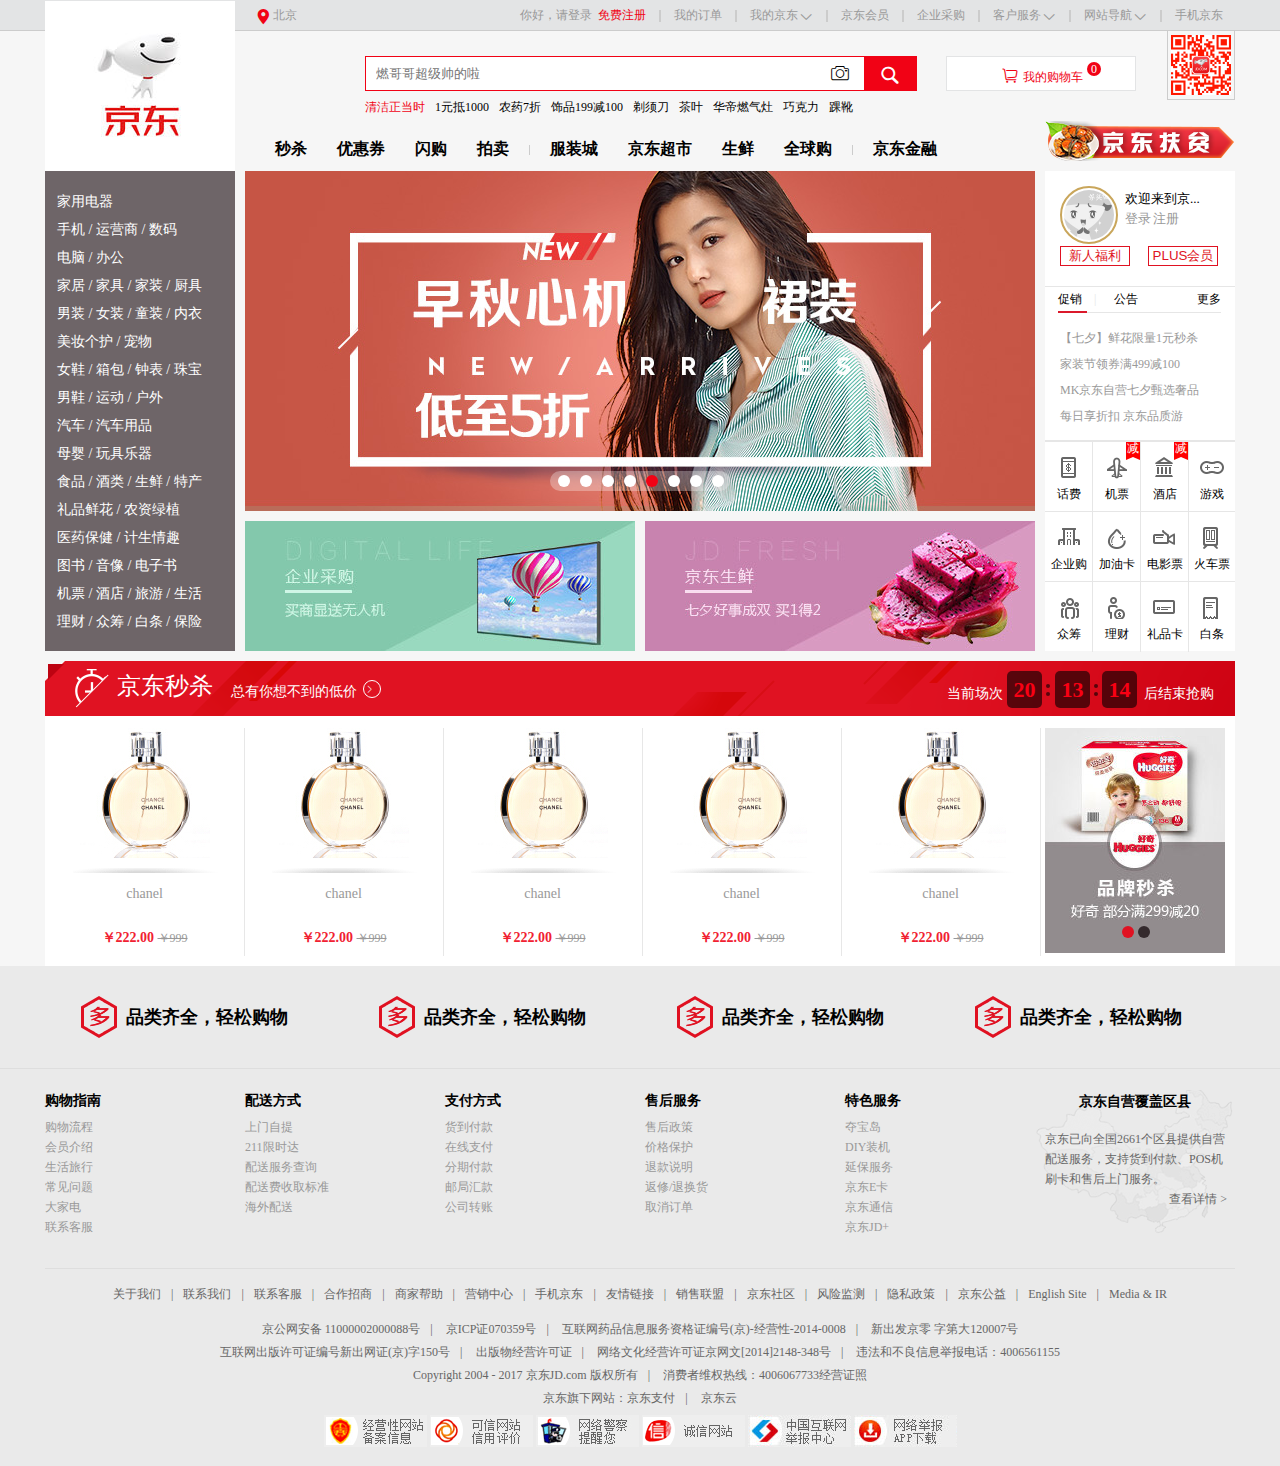
<file: index.html>
<!DOCTYPE html>
<html lang="en">
<head>
	<meta charset="UTF-8">
	<title>Document</title>
	<link rel="stylesheet" href="css/index.css">
	<link rel="stylesheet" href="iconfont/iconfont.css">
</head>
<body>
	<div class="top">
		<div class="content w">
			<i class="iconfont icon-dingwei"></i>
			<a href="#" class="position">北京</a>
			<div class="links">
				<ul>
					<li><a href="#">你好，请登录</a></li>
					<li><a href="#">免费注册</a></li><li class="line"></li>
					<li><a href="#">我的订单</a></li><li class="line"></li>
					<li><a href="#">我的京东</a><i class="iconfont icon-icon"></i></li><li class="line"></li>
					<li><a href="#">京东会员</a></li><li class="line"></li>
					<li><a href="#">企业采购</a></li><li class="line"></li>
					<li><a href="#">客户服务</a><i class="iconfont icon-icon"></i></li><li class="line"></li>
					<li><a href="#">网站导航</a><i class="iconfont icon-icon"></i></li><li class="line"></li>
					<li><a href="#">手机京东</a></li>
				</ul>
			</div>
		</div>
	</div>
	<!-- 顶部通栏结束 -->

	<!-- 头部开始 -->
	<div class="header w">
		<div class="logo">
			<h1>
				<a href="#"></a>
			</h1>
		</div>
		<div class="code">
			<a href="#"></a>
			<!-- <i class="cod"></i> -->
		</div>
		<div class="searchBar">
			<input type="text" placeholder="燃哥哥超级帅的啦">
			<i class="iconfont icon-zhaoxiangji"></i>
			<a href="#">
				<i class="iconfont icon-fangdajing"></i>
			</a>
		</div>
		<div class="shopCar">
			<i class="iconfont icon-gouwucheshoppingcart"></i>
			<a href="#">我的购物车</a>
			<i class="num">0</i>
		</div>
		<div class="pool">
			<a href="#"><img src="img/littleBanner.png" height="40" width="190" alt=""></a>
		</div>
		<div class="hot">
		<ul>
			<li><a href="#">清洁正当时</a></li>
			<li><a href="#">1元抵1000</a></li>
			<li><a href="#">农药7折</a></li>
			<li><a href="#">饰品199减100</a></li>
			<li><a href="#">剃须刀</a></li>
			<li><a href="#">茶叶</a></li>
			<li><a href="#">华帝燃气灶</a></li>
			<li><a href="#">巧克力</a></li>
			<li><a href="#">踝靴</a></li>
		</ul>
		</div>
		<div class="nav">
			<ul>
				<li><a href="#">秒杀</a></li>
				<li><a href="#">优惠券</a></li>
				<li><a href="#">闪购</a></li>
				<li><a href="#">拍卖</a></li>
				<li class="line"></li>
				<li><a href="#">服装城</a></li>
				<li><a href="#">京东超市</a></li>
				<li><a href="#">生鲜</a></li>
				<li><a href="#">全球购</a></li>
				<li class="line"></li>
				<li><a href="#">京东金融</a></li>
			</ul>
		</div>
	</div>

	<div class="main w">
		<div class="shop-list">
			<ul>
				<li><a href="#">家用电器</a></li>
				<li><a href="#">手机 / 运营商 / 数码</a></li>
				<li><a href="#">电脑 / 办公</a></li>
				<li><a href="#">家居 / 家具 / 家装 / 厨具</a></li>
				<li><a href="#">男装 / 女装 / 童装 / 内衣</a></li>
				<li><a href="#">美妆个护 / 宠物</a></li>
				<li><a href="#">女鞋 / 箱包 / 钟表 / 珠宝</a></li>
				<li><a href="#">男鞋 / 运动 / 户外</a></li>
				<li><a href="#">汽车 / 汽车用品</a></li>
				<li><a href="#">母婴 / 玩具乐器</a></li>
				<li><a href="#">食品 / 酒类 / 生鲜 / 特产</a></li>
				<li><a href="#">礼品鲜花 / 农资绿植</a></li>
				<li><a href="#">医药保健 / 计生情趣</a></li>
				<li><a href="#">图书 / 音像 / 电子书</a></li>
				<li><a href="#">机票 / 酒店 / 旅游 / 生活</a></li>
				<li><a href="#">理财 / 众筹 / 白条 / 保险</a></li>
			</ul>
		</div>
		<div class="banner">
			<i class="select">
				<i></i>
				<i></i>
				<i></i>
				<i></i>
				<i></i>
				<i></i>
				<i></i>
				<i></i>
			</i>
			<a href="#" class="left-arrow">
				<i class="iconfont icon-fanhui"></i>
			</a>
			<a href="#" class="right-arrow">
				<i class="iconfont icon-gengduo"></i>
			</a>
		</div>

		<div class="tool">
			<div class="left">
				<img src="img/qiyecaigou.jpg" height="130" width="390" alt="">
			</div>
			<div class="right">
				<img src="img/京东生鲜.jpg" height="130" width="390" alt="">
			</div>
		</div>
		<div class="nav">
			<div class="hello">
			<a href="#" class="logo"><img src="img/no_login.jpg" height="50" width="50" alt=""></a>
			<span class="wel">欢迎来到京...
			<a href="#">登录</a>
			<a href="#">注册</a>
			</span>
			<input type="button" value="新人福利" class="left">
			<input type="button" value="PLUS会员" class="right">
			</div>
			<div class="notice">
				<i class="underline"></i>
				<i>促销</i><i class="line">|</i>
				<i>公告</i>
				<i>更多</i>
			</div>
			<div class="sale">
				<ul>
					<li><a href="#">【七夕】鲜花限量1元秒杀</a></li>
					<li><a href="#">家装节领券满499减100</a></li>
					<li><a href="#">MK京东自营七夕甄选奢品</a></li>
					<li><a href="#">每日享折扣 京东品质游</a></li>
				</ul>
			</div>
			<div class="icon">
				<div class="t">
					<span><a href="#"></a><p>话费</p></span>
					<span><a href="#"></a><p>机票</p><i></i>
					<div class="cheap">减</div></span>
					<span><a href="#"></a><p>酒店</p><i></i>
					<div class="cheap">减</div></span>
					<span><a href="#"></a><p>游戏</p></span>
				</div>
				<div class="m">
					<span><a href="#"></a><p>企业购</p></span>
					<span><a href="#"></a><p>加油卡</p></span>
					<span><a href="#"></a><p>电影票</p></span>
					<span><a href="#"></a><p>火车票</p></span>					
				</div>
				<div class="b">
					<span><a href="#"></a><p>众筹</p></span>
					<span><a href="#"></a><p>理财</p></span>
					<span><a href="#"></a><p>礼品卡</p></span>
					<span><a href="#"></a><p>白条</p></span>					
				</div>
			</div>
		</div>
	</div>

	<div class="title w">
		<div class="sanjiaox"></div>
		<div class="image"></div>
		<i class="SecKill">京东秒杀</i>
		<a href="#"><i class="cheaper">总有你想不到的低价</i><div class="icon"><i class="iconfont icon-gengduo"></i></div></a>
		
			<i class="now">当前场次</i>
			<div class="time">
				<span>20</span>
				<span>13</span>
				<span>14</span>
				<i class="dot-lt"></i>
				<i class="dot-lb"></i>
				<i class="dot-rt"></i>
				<i class="dot-rb"></i>
			</div>
			<i class="after">后结束抢购</i>
	</div>

	<div class="menu w">
		<div class="sth">
			<span>
				<a href="#"></a>
				<i class="shadow"></i>
				<i class="text">chanel</i>
				<i class="much">￥222.00 <i class="gray">￥999</i></i>
			</span>
		</div>
		<div class="sth">
			<span>
				<a href="#"></a>
				<i class="shadow"></i>
				<i class="text">chanel</i>
				<i class="much">￥222.00 <i class="gray">￥999</i></i>
			</span>
		</div>
		<div class="sth">
			<span>
				<a href="#"></a>
				<i class="shadow"></i>
				<i class="text">chanel</i>
				<i class="much">￥222.00 <i class="gray">￥999</i></i>
			</span>
		</div>
		<div class="sth">
			<span>
				<a href="#"></a>
				<i class="shadow"></i>
				<i class="text">chanel</i>
				<i class="much">￥222.00 <i class="gray">￥999</i></i>
			</span>
		</div>
		<div class="sth">
			<span>
				<a href="#"></a>
				<i class="shadow"></i>
				<i class="text">chanel</i>
				<i class="much">￥222.00 <i class="gray">￥999</i></i>
			</span>
		</div>
		<div class="baby">
			<a href="#" class="dot-left"></a>
			<a href="#" class="dot-right"></a>
		</div>
	</div>
	
	<div class="footer">
		<div class="serv">
			<div class="foot-top w">
				<h3>
				<i class="img"></i>
				<span>品类齐全，轻松购物</span>
				</h3>
				<h3>
				<i class="img"></i>
				<span>品类齐全，轻松购物</span>
				</h3>
				<h3>
				<i class="img"></i>
				<span>品类齐全，轻松购物</span>
				</h3>
				<h3>
				<i class="img"></i>
				<span>品类齐全，轻松购物</span>
				</h3>
			</div>
			<div class="foot-bottom w">
				<ul>
					<li><a href="#">购物指南</a></li>
					<li><a href="#">购物流程</a></li>
					<li><a href="#">会员介绍</a></li>
					<li><a href="#">生活旅行</a></li>
					<li><a href="#">常见问题</a></li>
					<li><a href="#">大家电</a></li>
					<li><a href="#">联系客服</a></li>
				</ul>
				<ul>
					<li><a href="#">配送方式</a></li>
					<li><a href="#">上门自提</a></li>
					<li><a href="#">211限时达</a></li>
					<li><a href="#">配送服务查询</a></li>
					<li><a href="#">配送费收取标准</a></li>
					<li><a href="#">海外配送</a></li>
				</ul>
				<ul>
					<li><a href="#">支付方式</a></li>
					<li><a href="#">货到付款</a></li>
					<li><a href="#">在线支付</a></li>
					<li><a href="#">分期付款</a></li>
					<li><a href="#">邮局汇款</a></li>
					<li><a href="#">公司转账</a></li>
				</ul>
				<ul>
					<li><a href="#">售后服务</a></li>
					<li><a href="#">售后政策</a></li>
					<li><a href="#">价格保护</a></li>
					<li><a href="#">退款说明</a></li>
					<li><a href="#">返修/退换货</a></li>
					<li><a href="#">取消订单</a></li>
				</ul>
				<ul class="last">
					<li><a href="#">特色服务</a></li>
					<li><a href="#">夺宝岛</a></li>
					<li><a href="#">DIY装机</a></li>
					<li><a href="#">延保服务</a></li>
					<li><a href="#">京东E卡</a></li>
					<li><a href="#">京东通信</a></li>
					<li><a href="#">京东JD+</a></li>
				</ul>
				<div class="map">
					<h4>京东自营覆盖区县</h4>
					<i>京东已向全国2661个区县提供自营配送服务，支持货到付款、POS机刷卡和售后上门服务。</i>
					<a href="#">查看详情 ></a>
				</div>
			</div>

				<div class="foot-down w">
					<p class="up">
						<a href="#">关于我们</a><i>|</i>
						<a href="#">联系我们</a><i>|</i>
						<a href="#">联系客服</a><i>|</i>
						<a href="#">合作招商</a><i>|</i>
						<a href="#">商家帮助</a><i>|</i>
						<a href="#">营销中心</a><i>|</i>
						<a href="#">手机京东</a><i>|</i>
						<a href="#">友情链接</a><i>|</i>
						<a href="#">销售联盟</a><i>|</i>
						<a href="#">京东社区</a><i>|</i>
						<a href="#">风险监测</a><i>|</i>
						<a href="#">隐私政策</a><i>|</i>
						<a href="#">京东公益</a><i>|</i>
						<a href="#">English Site</a><i>|</i>
						<a href="#">Media & IR</a>
					</p>
					<p>
						<a href="#">京公网安备 11000002000088号</a><i>|</i>
						<a href="#">京ICP证070359号</a><i>|</i>
						<a href="#">互联网药品信息服务资格证编号(京)-经营性-2014-0008</a><i>|</i>
						<a href="#">新出发京零 字第大120007号</a>
					</p>
					<p>
						<a href="#">互联网出版许可证编号新出网证(京)字150号</a><i>|</i>
						<a href="#">出版物经营许可证</a><i>|</i>
						<a href="#">网络文化经营许可证京网文[2014]2148-348号</a><i>|</i>
						<a href="#">违法和不良信息举报电话：4006561155</a>
					</p>
					<p>
						<a href="#">Copyright  2004 - 2017  京东JD.com 版权所有</a><i>|</i>
						<a href="#">消费者维权热线：4006067733经营证照</a>
					</p>
					<p>
						<a href="#">京东旗下网站：京东支付</a><i>|</i>
						<a href="#">京东云</a>
					</p>
					<p class="copy-icon">
						<a href="#"></a>
						<a href="#"></a>
						<a href="#"></a>
						<a href="#"></a>
						<a href="#"></a>
						<a href="#"></a>
					</p>
				</div>
		</div>
	</div>
</body>
</html>
</file>
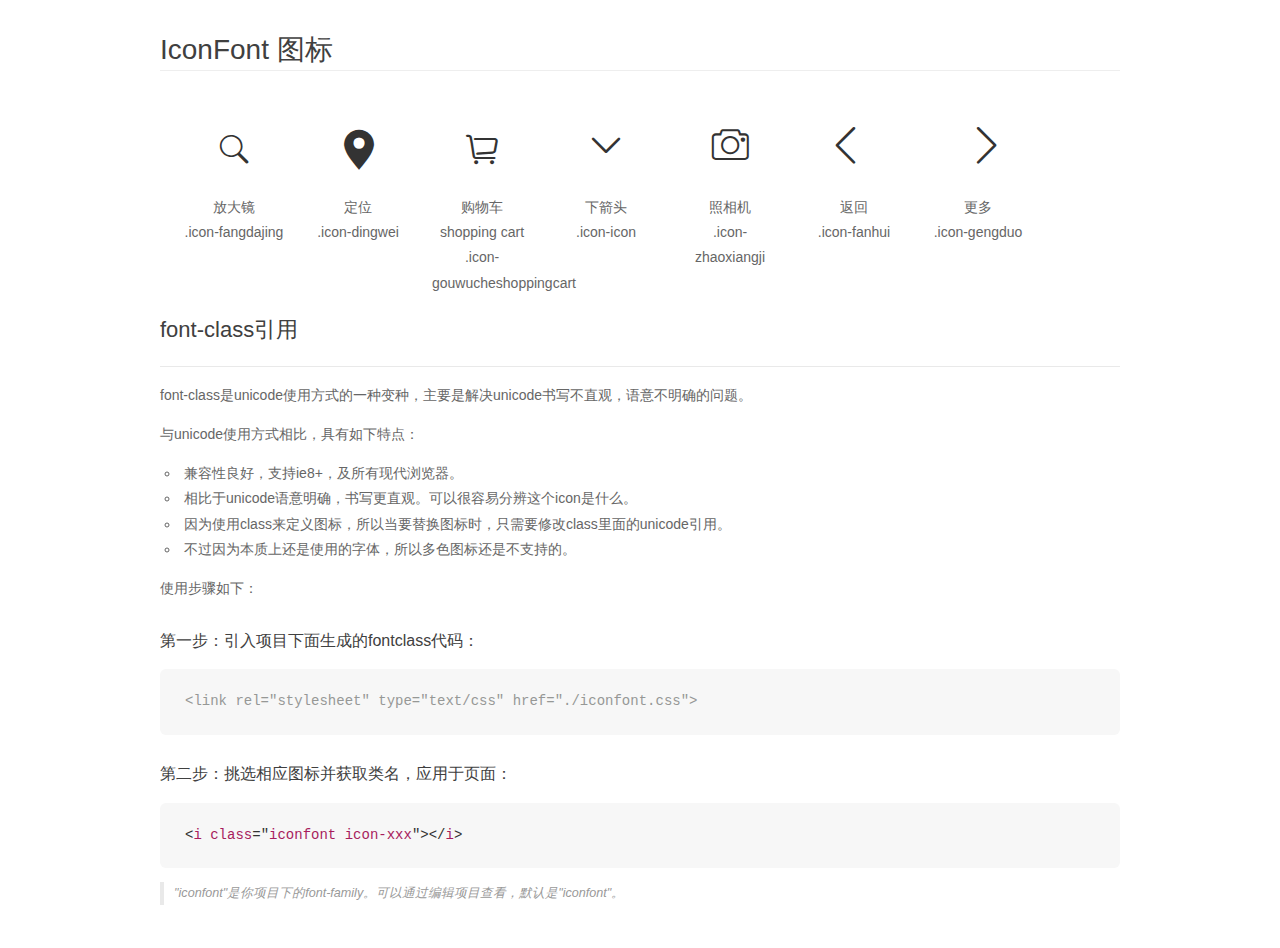
<file: iconfont/demo_fontclass.html>
<!DOCTYPE html>
<html>
<head>
    <meta charset="utf-8"/>
    <title>IconFont</title>
    <link rel="stylesheet" href="demo.css">
    <link rel="stylesheet" href="iconfont.css">
</head>
<body>
    <div class="main markdown">
        <h1>IconFont 图标</h1>
        <ul class="icon_lists clear">
            
                <li>
                <i class="icon iconfont icon-fangdajing"></i>
                    <div class="name">放大镜</div>
                    <div class="fontclass">.icon-fangdajing</div>
                </li>
            
                <li>
                <i class="icon iconfont icon-dingwei"></i>
                    <div class="name">定位</div>
                    <div class="fontclass">.icon-dingwei</div>
                </li>
            
                <li>
                <i class="icon iconfont icon-gouwucheshoppingcart"></i>
                    <div class="name">购物车 shopping cart</div>
                    <div class="fontclass">.icon-gouwucheshoppingcart</div>
                </li>
            
                <li>
                <i class="icon iconfont icon-icon"></i>
                    <div class="name">下箭头</div>
                    <div class="fontclass">.icon-icon</div>
                </li>
            
                <li>
                <i class="icon iconfont icon-zhaoxiangji"></i>
                    <div class="name">照相机</div>
                    <div class="fontclass">.icon-zhaoxiangji</div>
                </li>
            
                <li>
                <i class="icon iconfont icon-fanhui"></i>
                    <div class="name">返回</div>
                    <div class="fontclass">.icon-fanhui</div>
                </li>
            
                <li>
                <i class="icon iconfont icon-gengduo"></i>
                    <div class="name">更多</div>
                    <div class="fontclass">.icon-gengduo</div>
                </li>
            
        </ul>

        <h2 id="font-class-">font-class引用</h2>
        <hr>

        <p>font-class是unicode使用方式的一种变种，主要是解决unicode书写不直观，语意不明确的问题。</p>
        <p>与unicode使用方式相比，具有如下特点：</p>
        <ul>
        <li>兼容性良好，支持ie8+，及所有现代浏览器。</li>
        <li>相比于unicode语意明确，书写更直观。可以很容易分辨这个icon是什么。</li>
        <li>因为使用class来定义图标，所以当要替换图标时，只需要修改class里面的unicode引用。</li>
        <li>不过因为本质上还是使用的字体，所以多色图标还是不支持的。</li>
        </ul>
        <p>使用步骤如下：</p>
        <h3 id="-fontclass-">第一步：引入项目下面生成的fontclass代码：</h3>


        <pre><code class="lang-js hljs javascript"><span class="hljs-comment">&lt;link rel="stylesheet" type="text/css" href="./iconfont.css"&gt;</span></code></pre>
        <h3 id="-">第二步：挑选相应图标并获取类名，应用于页面：</h3>
        <pre><code class="lang-css hljs">&lt;<span class="hljs-selector-tag">i</span> <span class="hljs-selector-tag">class</span>="<span class="hljs-selector-tag">iconfont</span> <span class="hljs-selector-tag">icon-xxx</span>"&gt;&lt;/<span class="hljs-selector-tag">i</span>&gt;</code></pre>
        <blockquote>
        <p>"iconfont"是你项目下的font-family。可以通过编辑项目查看，默认是"iconfont"。</p>
        </blockquote>
    </div>
</body>
</html>
</file>
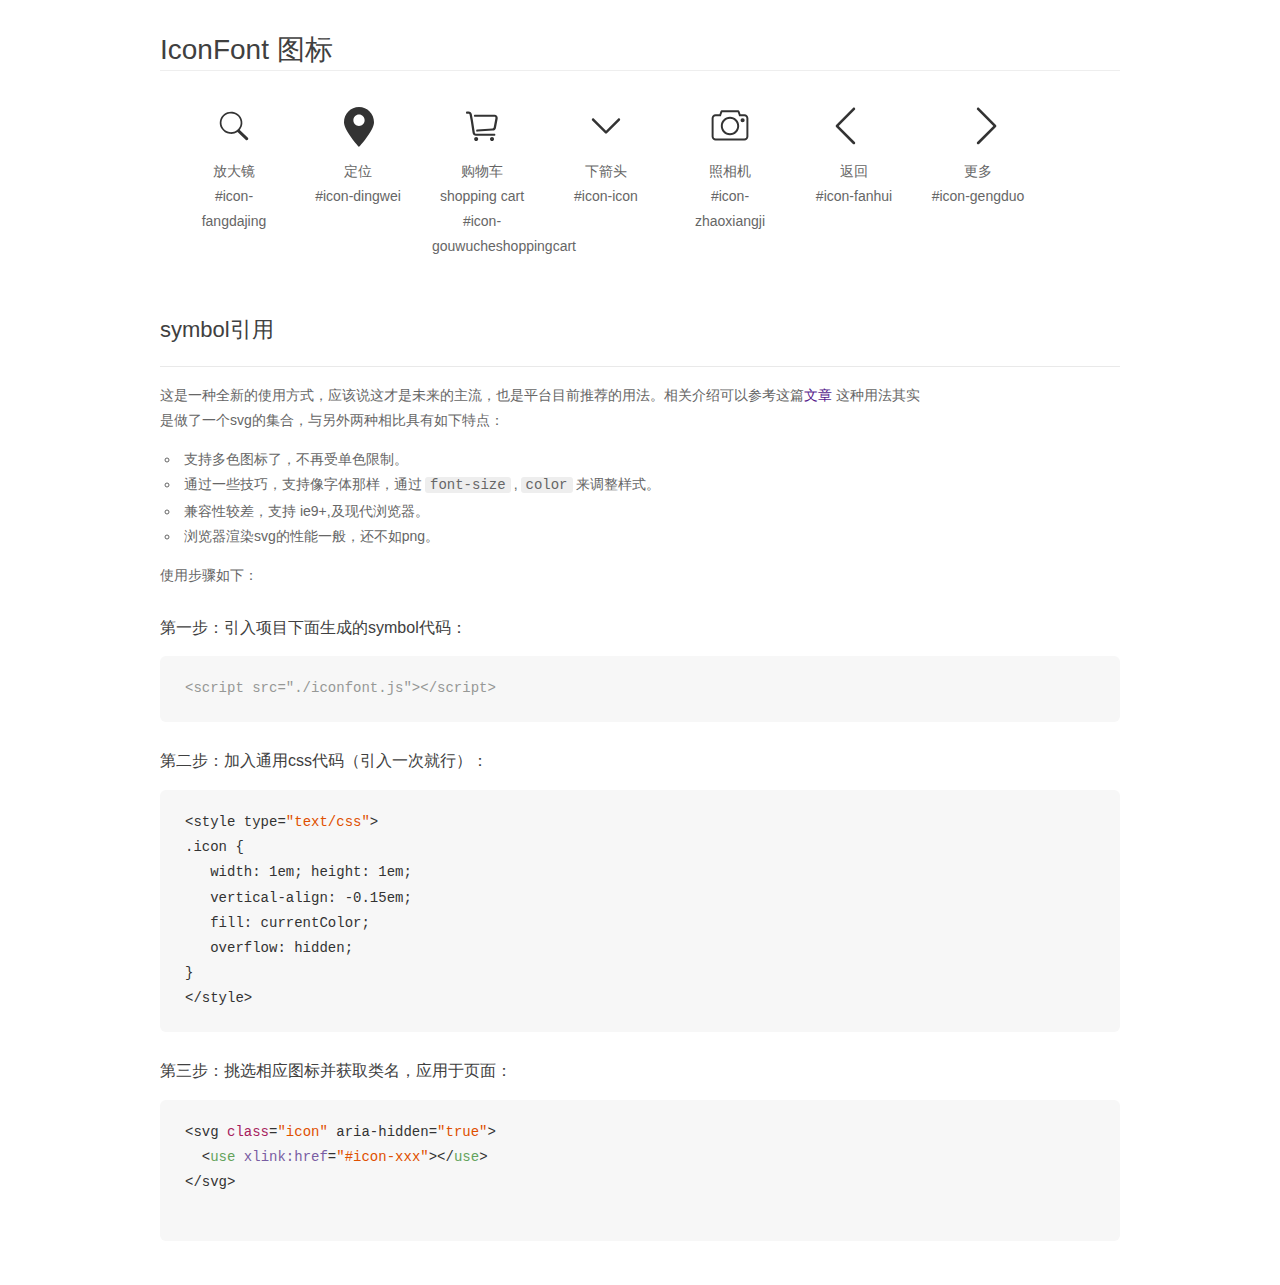
<file: iconfont/demo_symbol.html>
<!DOCTYPE html>
<html>
<head>
    <meta charset="utf-8"/>
    <title>IconFont</title>
    <link rel="stylesheet" href="demo.css">
    <script src="iconfont.js"></script>

    <style type="text/css">
        .icon {
          /* 通过设置 font-size 来改变图标大小 */
          width: 1em; height: 1em;
          /* 图标和文字相邻时，垂直对齐 */
          vertical-align: -0.15em;
          /* 通过设置 color 来改变 SVG 的颜色/fill */
          fill: currentColor;
          /* path 和 stroke 溢出 viewBox 部分在 IE 下会显示
             normalize.css 中也包含这行 */
          overflow: hidden;
        }

    </style>
</head>
<body>
    <div class="main markdown">
        <h1>IconFont 图标</h1>
        <ul class="icon_lists clear">
            
                <li>
                    <svg class="icon" aria-hidden="true">
                        <use xlink:href="#icon-fangdajing"></use>
                    </svg>
                    <div class="name">放大镜</div>
                    <div class="fontclass">#icon-fangdajing</div>
                </li>
            
                <li>
                    <svg class="icon" aria-hidden="true">
                        <use xlink:href="#icon-dingwei"></use>
                    </svg>
                    <div class="name">定位</div>
                    <div class="fontclass">#icon-dingwei</div>
                </li>
            
                <li>
                    <svg class="icon" aria-hidden="true">
                        <use xlink:href="#icon-gouwucheshoppingcart"></use>
                    </svg>
                    <div class="name">购物车 shopping cart</div>
                    <div class="fontclass">#icon-gouwucheshoppingcart</div>
                </li>
            
                <li>
                    <svg class="icon" aria-hidden="true">
                        <use xlink:href="#icon-icon"></use>
                    </svg>
                    <div class="name">下箭头</div>
                    <div class="fontclass">#icon-icon</div>
                </li>
            
                <li>
                    <svg class="icon" aria-hidden="true">
                        <use xlink:href="#icon-zhaoxiangji"></use>
                    </svg>
                    <div class="name">照相机</div>
                    <div class="fontclass">#icon-zhaoxiangji</div>
                </li>
            
                <li>
                    <svg class="icon" aria-hidden="true">
                        <use xlink:href="#icon-fanhui"></use>
                    </svg>
                    <div class="name">返回</div>
                    <div class="fontclass">#icon-fanhui</div>
                </li>
            
                <li>
                    <svg class="icon" aria-hidden="true">
                        <use xlink:href="#icon-gengduo"></use>
                    </svg>
                    <div class="name">更多</div>
                    <div class="fontclass">#icon-gengduo</div>
                </li>
            
        </ul>


        <h2 id="symbol-">symbol引用</h2>
        <hr>

        <p>这是一种全新的使用方式，应该说这才是未来的主流，也是平台目前推荐的用法。相关介绍可以参考这篇<a href="">文章</a>
        这种用法其实是做了一个svg的集合，与另外两种相比具有如下特点：</p>
        <ul>
          <li>支持多色图标了，不再受单色限制。</li>
          <li>通过一些技巧，支持像字体那样，通过<code>font-size</code>,<code>color</code>来调整样式。</li>
          <li>兼容性较差，支持 ie9+,及现代浏览器。</li>
          <li>浏览器渲染svg的性能一般，还不如png。</li>
        </ul>
        <p>使用步骤如下：</p>
        <h3 id="-symbol-">第一步：引入项目下面生成的symbol代码：</h3>
        <pre><code class="lang-js hljs javascript"><span class="hljs-comment">&lt;script src="./iconfont.js"&gt;&lt;/script&gt;</span></code></pre>
        <h3 id="-css-">第二步：加入通用css代码（引入一次就行）：</h3>
        <pre><code class="lang-js hljs javascript">&lt;style type=<span class="hljs-string">"text/css"</span>&gt;
.icon {
   width: <span class="hljs-number">1</span>em; height: <span class="hljs-number">1</span>em;
   vertical-align: <span class="hljs-number">-0.15</span>em;
   fill: currentColor;
   overflow: hidden;
}
&lt;<span class="hljs-regexp">/style&gt;</span></code></pre>
        <h3 id="-">第三步：挑选相应图标并获取类名，应用于页面：</h3>
        <pre><code class="lang-js hljs javascript">&lt;svg <span class="hljs-class"><span class="hljs-keyword">class</span></span>=<span class="hljs-string">"icon"</span> aria-hidden=<span class="hljs-string">"true"</span>&gt;<span class="xml"><span class="hljs-tag">
  &lt;<span class="hljs-name">use</span> <span class="hljs-attr">xlink:href</span>=<span class="hljs-string">"#icon-xxx"</span>&gt;</span><span class="hljs-tag">&lt;/<span class="hljs-name">use</span>&gt;</span>
</span>&lt;<span class="hljs-regexp">/svg&gt;
        </span></code></pre>
    </div>
</body>
</html>
</file>
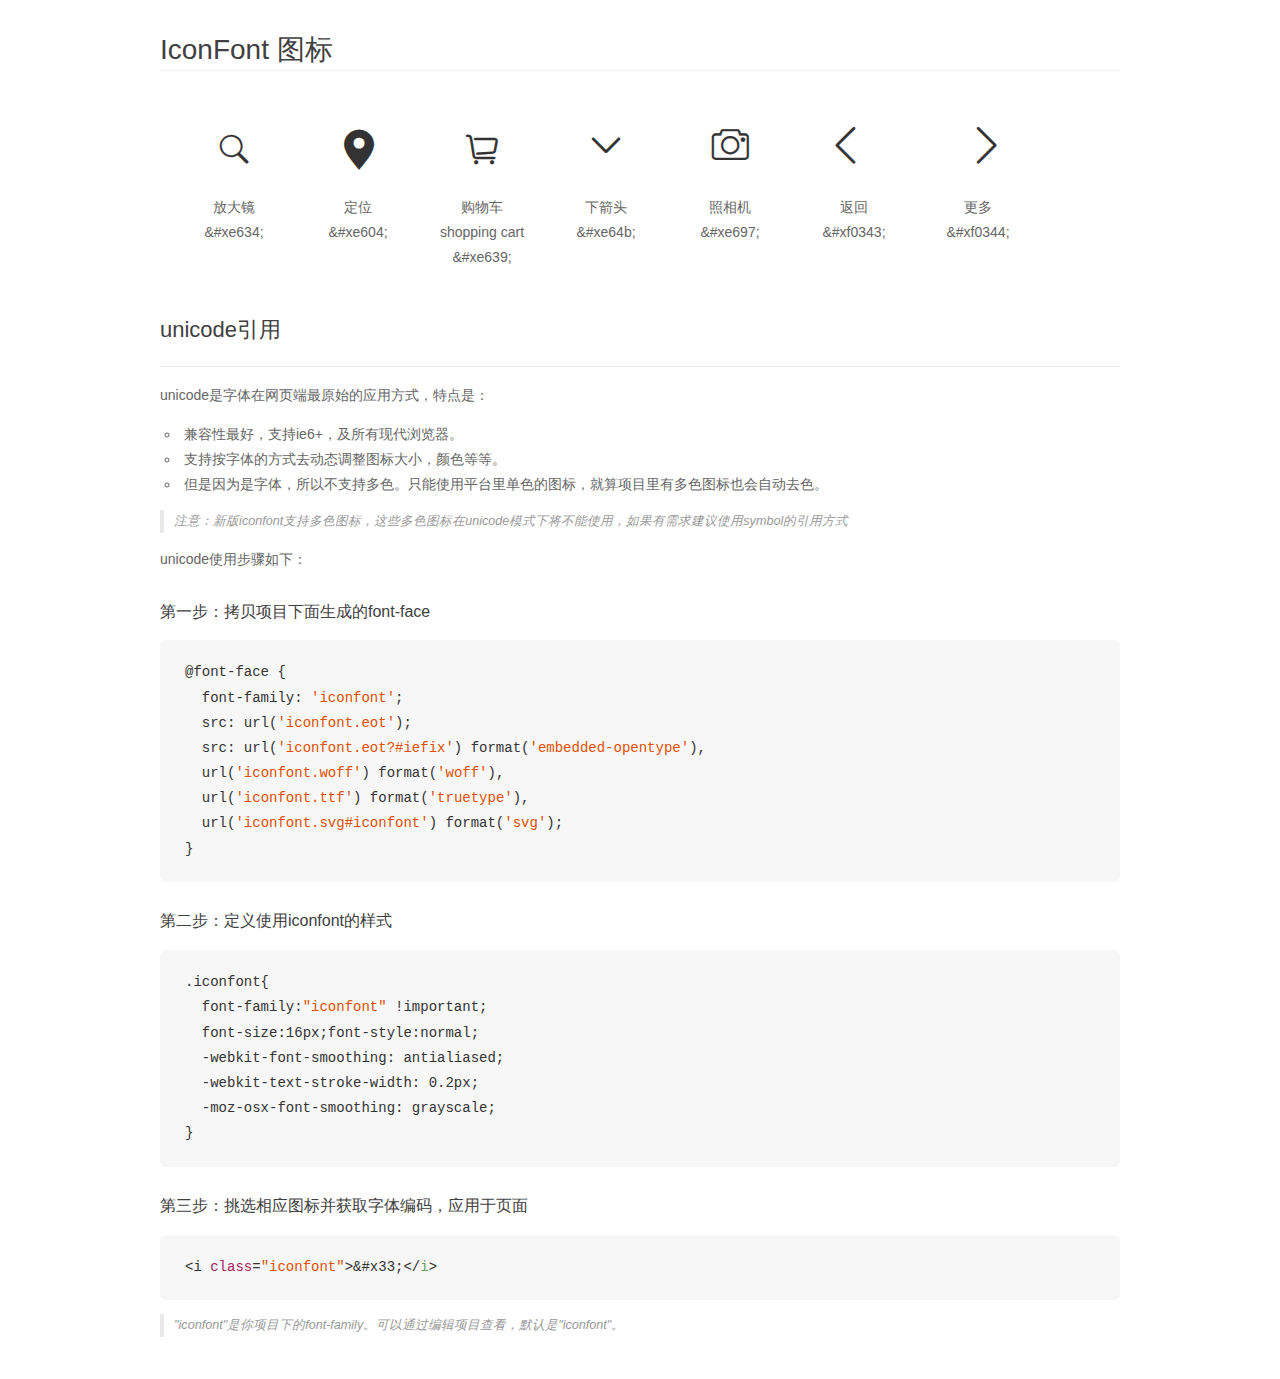
<file: iconfont/demo_unicode.html>
<!DOCTYPE html>
<html>
<head>
    <meta charset="utf-8"/>
    <title>IconFont</title>
    <link rel="stylesheet" href="demo.css">

    <style type="text/css">

        @font-face {font-family: "iconfont";
          src: url('iconfont.eot'); /* IE9*/
          src: url('iconfont.eot#iefix') format('embedded-opentype'), /* IE6-IE8 */
          url('iconfont.woff') format('woff'), /* chrome, firefox */
          url('iconfont.ttf') format('truetype'), /* chrome, firefox, opera, Safari, Android, iOS 4.2+*/
          url('iconfont.svg#iconfont') format('svg'); /* iOS 4.1- */
        }

        .iconfont {
          font-family:"iconfont" !important;
          font-size:16px;
          font-style:normal;
          -webkit-font-smoothing: antialiased;
          -webkit-text-stroke-width: 0.2px;
          -moz-osx-font-smoothing: grayscale;
        }

    </style>
</head>
<body>
    <div class="main markdown">
        <h1>IconFont 图标</h1>
        <ul class="icon_lists clear">
            
                <li>
                <i class="icon iconfont">&#xe634;</i>
                    <div class="name">放大镜</div>
                    <div class="code">&amp;#xe634;</div>
                </li>
            
                <li>
                <i class="icon iconfont">&#xe604;</i>
                    <div class="name">定位</div>
                    <div class="code">&amp;#xe604;</div>
                </li>
            
                <li>
                <i class="icon iconfont">&#xe639;</i>
                    <div class="name">购物车 shopping cart</div>
                    <div class="code">&amp;#xe639;</div>
                </li>
            
                <li>
                <i class="icon iconfont">&#xe64b;</i>
                    <div class="name">下箭头</div>
                    <div class="code">&amp;#xe64b;</div>
                </li>
            
                <li>
                <i class="icon iconfont">&#xe697;</i>
                    <div class="name">照相机</div>
                    <div class="code">&amp;#xe697;</div>
                </li>
            
                <li>
                <i class="icon iconfont">&#xf0343;</i>
                    <div class="name">返回</div>
                    <div class="code">&amp;#xf0343;</div>
                </li>
            
                <li>
                <i class="icon iconfont">&#xf0344;</i>
                    <div class="name">更多</div>
                    <div class="code">&amp;#xf0344;</div>
                </li>
            
        </ul>
        <h2 id="unicode-">unicode引用</h2>
        <hr>

        <p>unicode是字体在网页端最原始的应用方式，特点是：</p>
        <ul>
        <li>兼容性最好，支持ie6+，及所有现代浏览器。</li>
        <li>支持按字体的方式去动态调整图标大小，颜色等等。</li>
        <li>但是因为是字体，所以不支持多色。只能使用平台里单色的图标，就算项目里有多色图标也会自动去色。</li>
        </ul>
        <blockquote>
        <p>注意：新版iconfont支持多色图标，这些多色图标在unicode模式下将不能使用，如果有需求建议使用symbol的引用方式</p>
        </blockquote>
        <p>unicode使用步骤如下：</p>
        <h3 id="-font-face">第一步：拷贝项目下面生成的font-face</h3>
        <pre><code class="lang-js hljs javascript">@font-face {
  font-family: <span class="hljs-string">'iconfont'</span>;
  src: url(<span class="hljs-string">'iconfont.eot'</span>);
  src: url(<span class="hljs-string">'iconfont.eot?#iefix'</span>) format(<span class="hljs-string">'embedded-opentype'</span>),
  url(<span class="hljs-string">'iconfont.woff'</span>) format(<span class="hljs-string">'woff'</span>),
  url(<span class="hljs-string">'iconfont.ttf'</span>) format(<span class="hljs-string">'truetype'</span>),
  url(<span class="hljs-string">'iconfont.svg#iconfont'</span>) format(<span class="hljs-string">'svg'</span>);
}
</code></pre>
        <h3 id="-iconfont-">第二步：定义使用iconfont的样式</h3>
        <pre><code class="lang-js hljs javascript">.iconfont{
  font-family:<span class="hljs-string">"iconfont"</span> !important;
  font-size:<span class="hljs-number">16</span>px;font-style:normal;
  -webkit-font-smoothing: antialiased;
  -webkit-text-stroke-width: <span class="hljs-number">0.2</span>px;
  -moz-osx-font-smoothing: grayscale;
}
</code></pre>
        <h3 id="-">第三步：挑选相应图标并获取字体编码，应用于页面</h3>
        <pre><code class="lang-js hljs javascript">&lt;i <span class="hljs-class"><span class="hljs-keyword">class</span></span>=<span class="hljs-string">"iconfont"</span>&gt;&amp;#x33;<span class="xml"><span class="hljs-tag">&lt;/<span class="hljs-name">i</span>&gt;</span></span></code></pre>

        <blockquote>
        <p>"iconfont"是你项目下的font-family。可以通过编辑项目查看，默认是"iconfont"。</p>
        </blockquote>
    </div>


</body>
</html>
</file>
<file: css/index.css>
div,
a,
input,
span,
i,
em,
b,
strong,
h1,
h2,
h3,
h4,
h5,
h6,
img,
ul,
li,
body,
p {
	margin: 0;
	padding:0;
}
input {
	border: 0 none;
	outline: none;
}
li {
	list-style: none;
}
i,
em {
	font-style: normal;
}
a {
	text-decoration: none;
	color: #999999;
}
a:hover {
	color: #f10215;
}
h1,h2,h3,h4,h5,h6,
b,strong {
	font-weight: normal;
}
body {
	background-color: #f6f6f6;
	font: 12px/100% "微软雅黑";
}
img {
	border: 0 none;
	vertical-align: middle;
}
.clearfix::after {
	content: ".";
	height: 0;
	clear: both;
	visibility: hidden;
	display: block;
}
.w {
	width: 1190px;
	margin:0 auto;
}
.top {
	height: 30px;
	background-color: #e3e4e5;
	border-bottom: 1px #ccc solid;
}
.content {
	height: 100%;
	position: relative;
}
.top .content .icon-dingwei {
	position: absolute;
	line-height: 30px;
	left: 210px;
	color:  #f10215;
}
.top .content .position {
	position: absolute;
	line-height: 30px;
	left: 228px;
}
.top .content .links {
	float: right;
	padding-right: 12px;
}
.top .content .links li {
	float: left;
	line-height: 30px;
}
.top .content .links li:first-child {
	margin-right: 6px;
}
.top .content .links li:nth-child(2) a {
	color: #f10215;
}
.top .content .links li:nth-child(6),
.top .content .links li:nth-child(12),
.top .content .links li:nth-child(14) {
	padding-right: 15px;
}
.top .content .links li.line {
	height: 10px;
	border: 1px solid  #cccccc;
	margin: 0 13px;
	margin-top: 10px;
}
.top .content .links .icon-icon {
	position: absolute;
	top: 2px;
	color: #999;
}
/* 顶部通栏结束 */

/* 头部开始 */
.header {
	height: 140px;
	position: relative;
}
.logo {
	position: absolute;
	top: -30px;
}
.logo h1 a {
	display: block;
	width: 190px;
	height: 170px;
	background-image: url("../img/logo.jpg");
}
.header .code {
	position: absolute;
	right: 0;
	top: -1px;
	border: 1px solid #ccc;
	padding: 4px 3px;
}
/* .header .code .cod {
	position: absolute;
	width: 0;
	height: 0;
	border-left: 5px solid;
	border-right: 5px solid;
	border-top: 5px solid;
	border-bottom: 5px solid;
	border-color: red red red transparent;

} */
.header .code a {
	display: block;
	width: 60px;
	height: 60px;
	background-image: url("../img/qrcode.png");
}
.header .searchBar {
	width: 550px;
	height: 33px;
	position: absolute;
	top: 25px;
	left: 320px;
	border: 1px solid  #f10215;
}
.header .searchBar input[type="text"] {
	width: 440px;
	height: 33px;
	background-color: #fff;
	padding-left: 10px;
	float: left;
}
.header .searchBar i.icon-zhaoxiangji {
	width: 48px;
	height: 33px;
	text-align: center;
	line-height: 33px;
	font-size: 20px;
	float: left;
	background-color: #fff;
}
.header .searchBar a {
	width: 52px;
	height: 33px;
	text-align: center;
	line-height: 33px;
	float: right;
	background-color:  #f10215;
}
.header .searchBar i.icon-fangdajing {
	font-size: 24px;
	color: #fff;
	font-weight: 700;
}

.header .shopCar {
	width: 188px;
	height: 33px;
	border: 1px solid #e3e4e5;
	position: absolute;
	top: 25px;
	right: 99px;
	text-align: center;
	line-height: 33px;
	color:  #f10215;
	background-color: #fff;
}
.header .shopCar i.icon-gouwucheshoppingcart {
	font-size: 20px;	
}
.header .shopCar a {
	color:  #f10215;
}
.header .shopCar i.num {
	width: 14px;
	height: 14px;
	text-align: center;
	line-height: 14px;
	position: absolute;
	top: 5px;
	right: 34px;
	border-radius: 50%;
	color: #fff;
	background-color: #f10215;
}

.header .pool {
	width: 190px;
	height: 40px;
	position: absolute;
	right: 0;
	bottom: 10px;
}
.header .hot {
	position: absolute;
	top: 70px;
	left: 320px;
}
.header .hot li {
	float: left;
	margin-right: 10px;
}
.header .hot li:first-child a {
	color: #f10215;
}
.header .nav {
	position: absolute;
	top: 112px;
	left: 230px;
}
.header .nav li {
	float: left;
	margin-right: 30px;
	font-size: 16px;
	font-weight: 700;
}
.header li a {
	color: #000;
}
.header li a:hover {
	color: #f10215;
}
.header li.line {
	width: 1px;
	height: 10px;
	background-color: #ccc;
	margin-top: 2px;
	margin-right: 20px;
	margin-left: -10px;
}


/* 内容开始 */

.main {
	height: 480px;
	position: relative;
}
.main .shop-list {
	width: 190px;
	height: 100%;
	float: left;
	background-color: #6e6568;
}
.main .shop-list ul {
	margin-top: 17px;
}
.main .shop-list li {
	line-height: 28px;
	padding-left: 12px;
	font-size: 14px;
}
.main .shop-list li:hover {
	background-color: rgba(255,255,255,.3);
}
.main .shop-list li:hover a {
	color:  #f10215;
}
.main .shop-list li a {
	color: #fff;
}

.main .banner {
	width: 790px;
	height: 340px;
	background-image: url("../img/banner.jpg");
	float: left;
	margin-left: 10px;
	position: relative;
}
.main .banner .select {
	width: 172px;
	height: 20px;
	background-color: rgba(255,255,255,.3);
	position: absolute;
	left: 50%;
	margin-left: -90px;
	bottom: 20px;
	border-radius: 10px;
	padding-left: 8px;
}
.main .banner .select i {
	display: block;
	width: 12px;
	height: 12px;
	border-radius: 50%;
	background-color: #fff;
	float: left;
	margin-right: 10px;
	margin-top: 4px;
}
.main .banner .select i:nth-child(5) {
	background-color: #f10215;
}
.main .banner .select i:last-child {
	margin-right: 0;
}
.main .banner .select i:hover {
	background-color: #f10215;
}
.main .banner .left-arrow,
.main .banner .right-arrow {
	position: absolute;
	width: 30px;
	height: 60px;
	background-color: rgba(0,0,0,.1);
	text-align: center;
	line-height: 60px;
	top: 50%;
	margin-top: -30px;
	color: #fff;
	display: none;
}
.main .banner:hover .left-arrow {
	display: block;
}
.main .banner .left-arrow {
	left: 0;
}
.main .banner:hover .right-arrow {
	display: block;
}
.main .banner .right-arrow {
	right: 0;
}
.main .banner .left-arrow:hover ,
.main .banner .right-arrow:hover {
	background-color: rgba(0,0,0,.5);
}

.main .tool {
	width: 790px;
	height: 130px;
	position: absolute;
	left: 200px;
	bottom: 0;
}
.main .tool .left {
	float: left;
}
.main .tool .right {
	float: right;
}

.main .nav {
	width: 190px;
	height: 480px;
	float: right;
	background-color: #fff;
	position: relative;	
}
.main .hello {
	width: 190px;
	height: 115px;
	position: absolute;
	top: 0;
	border-bottom:1px solid #e6e6e6;
}
.main .hello a.logo {
	position: absolute;
	width: 50px;
	height: 50px;
	padding: 2px;
	top: 15px;
	left: 15px;
	border-radius: 50%;
	border: 2px solid #c9a65b;
}
.main .hello a img {
	border-radius: 50%;
}
.main .hello .wel {
	position: absolute;
	top: 22px;
	left: 80px;
	font-size: 13px;
}
.main .hello .wel a:first-child {
	position: absolute;
	top: 20px;
	left: 0;
}
.main .hello .wel a:last-child {
	position: absolute;
	top: 20px;
	left: 28px;
}
.main .hello input.left,
.main .hello input.right {
	position: absolute;
	width: 70px;
	height: 20px;
	border: 1px solid #e01222;
	color: #e01222;
	background-color: #fff;
}
.main .hello input.left {
	top: 75px;
	left: 15px;
}
.main .hello input.right {
	top: 75px;
	right: 17px;
}
.main .nav .notice {
	width: 163px;
	height: 26px;
	position: absolute;
	top: 115px;
	left: 13px;
	border-bottom: 1px solid #e6e6e6;
	line-height: 26px;
}
.main .nav .notice i.underline {
	width: 29px;
	height: 2px;
	background-color: #db192b;
	position: absolute;
	bottom: -1px;
	left: 0;
}
.main .nav .notice i.line {
	color:#e6e6e6;
	margin-left: 12px;
	margin-right: 15px;
}
.main .nav .notice i:last-child {
	float: right;
}
.main .nav .sale {
	position: absolute;
	top: 142px;
	width: 100%;
	height: 127px;
	border-bottom: 1px solid #e6e6e6;
}
.main .nav .sale ul {
	margin-top: 12px;
}
.main .nav .sale li {
	line-height: 26px;
	padding-left: 15px;
}
.main .nav .icon {
	width: 100%;
	height: 210px;
	position: absolute;
	bottom: 0;
}
.main .nav .icon .t,
.main .nav .icon .m,
.main .nav .icon .b {
	width:100%;
	height: 70px;
	float: left;
}
.main .nav .icon span {
	display: block;
	width: 47px;
	height: 70px;
	float: left;
	position: relative;
	border-right: 1px solid #e6e6e6;
	border-top: 1px solid #e6e6e6;
}
.main .nav .icon span:last-child {
	width: 46px;
	border-right: 0 none;
}
.main .nav .icon span a {
	width: 24px;
	height: 22px;
	background-image: url("../img/sprite_fs@1x.png");
	display: block;
	margin: 15px auto;
}
.main .nav .icon span p {
	text-align: center;
	line-height: 0;
}
.main .nav .icon .t span:nth-child(1) a {
	background-position: -1px -89px;
}
.main .nav .icon .t span:nth-child(2) a {
	background-position: 0 -45px;
}
.main .nav .icon .t span:nth-child(3) a {
	background-position: -45px -90px;
}
.main .nav .icon .t span:nth-child(4) a {
	background-position: -88px -2px;
}
.main .nav .icon .m span:nth-child(1) a {
	background-position: -88px -46px;
}
.main .nav .icon .m span:nth-child(3) a {
	background-position: -45px -45px;
}
.main .nav .icon .m span:nth-child(4) a {
	background-position: -90px -89px;
}
.main .nav .icon .b span:nth-child(1) a {
	background-position: -131px 0;
}
.main .nav .icon .b span:nth-child(2) a {
	background-position: -133px -45px;
}
.main .nav .icon .b span:nth-child(3) a {
	background-position: -133px -90px;
}
.main .nav .icon .b span:nth-child(4) a {
	background-position: -45px -1px;
}
.main .nav .icon .t span:nth-child(2) i,
.main .nav .icon .t span:nth-child(3) i {
	display: block;
	width: 0;
	height: 0;
	border-left: 7px solid;
	border-right: 7px solid;
	border-top: 15px solid;
	border-bottom: 3px solid;
	border-color: red red transparent red;
	position: absolute;
	right: 0;
	top: 0;
	text-align: center;
	z-index: 0;
}
.main .nav .icon .t .cheap {
	width: 12px;
	height: 12px;
	position: absolute;
	top: 0;
	right: 1px;
	color: #fff;
}


.title {
	height: 55px;
	margin-top: 10px;
	background-image: url(../img/seckill_hd.png);
	position: relative;
}
.title .sanjiaox {
	width: 0;
	height: 0;
	border-left: 8px solid;
	border-right: 8px solid;
	border-top: 8px solid;
	border-bottom: 8px solid;
	border-color: #bd0311 transparent transparent #bd0311;
	position: absolute;
	top:3px;
	left: 3px;
}
.title .image {
	width: 35px;
	height: 41px;
	background-image: url("../img/sprite_index@1x.png");
	background-position: 0 -41px;
	position: absolute;
	top: 8px;
	left: 30px;
}
.title .SecKill {
	font-size: 24px;
	position: absolute;
	top: 19px;
	left: 72px;
	color: #fff;
}
.title .cheaper {
	font-size: 14px;
	position: absolute;
	bottom: 18px;
	left: 186px;
	color: #fff;
}
.title .icon {
	width: 16px;
	height: 16px;
	border-radius: 50%;
	border:1px solid #fff;
	position: absolute;
	bottom: 18px;
	left: 318px;
	color: #fff;
}
.title .icon .icon-gengduo {
	text-align: center;
	line-height: 16px;
	font-size: 8px;
}
.title .now {
	font-size: 14px;
	color: #fff;
	position: absolute;
	right: 232px;
	bottom: 16px;
}
.title .after {
	font-size: 14px;
	color: #fff;
	position: absolute;
	right: 21px;
	bottom: 16px;
}
.title .time {
	width: 130px;
	height: 55px;
	position: absolute;
	top: 10px;
	right: 98px;
}
.title .time span {
	position: absolute;
	width: 35px;
	height: 37px;
	background-color: rgba(0,0,0,.6);
	color: #f90013;
	font-size: 22px;
	font-weight: 700;
	text-align: center;
	line-height: 37px;
	border-radius: 5px;
}
.title .time span:nth-child(1) {
	position: absolute;
	left: 0;
}
.title .time span:nth-child(2) {
	position: absolute;
	left: 48px;
}
.title .time span:nth-child(3) {
	position: absolute;
	right: 0;
}
.title .time i {
	width: 4px;
	height: 4px;
	background-color: rgba(0,0,0,.6);
	border-radius: 50%;
	position: absolute;
}
.title .time i.dot-lt {
	top: 13px;
	left: 39px;
}
.title .time i.dot-lb {
	top: 21px;
	left: 39px;
}
.title .time i.dot-rt {
	top: 13px;
	right: 39px;
}
.title .time i.dot-rb {
	top: 21px;
	right: 39px;
}

.menu {
	height: 250px;
	background-color: #fff;
}
.menu .sth {
	width: 199px;
	height: 238px;
	padding-top: 12px;
	float: left;
}
.menu .sth span {
	width: 199px;
	height: 228px;
	display: block;
	border-right: 1px solid #e7e7e7;
	position: relative;
}
.menu .sth:last-child span {
	border-right: 0 none;
}
.menu .sth span a {
	display: block;
	width: 130px;
	height: 130px;
	background-image: url("../img/chanel.jpg");
	margin: 0 auto;
}
.menu .sth span i.shadow {
	width: 146px;
	height: 10px;
	background-image: url("../img/sprite_index@1x.png");
	background-position: -17px -15px;
	position: absolute;
	top: 140px;
	left: 28px;
}
.menu .sth span i.text {
	position: absolute;
	top: 160px;
	width: 100%;
	font-size: 14px;
	text-align: center;
	color: #999999;
}
.menu .sth span i.much {
	font-size: 14px;
	font-weight: 700;
	color: #f12131;
	position: absolute;
	width: 100%;
	text-align: center;
	bottom: 12px;
}
.menu .sth span i.much .gray {
	text-decoration: line-through;
	font-size: 12px;
	color: #999999;
	font-weight: normal;
}

.menu .baby {
	width: 180px;
	height: 225px;
	float: right;
	background-image: url("../img/品牌秒杀.jpg");
	margin-top: 12px;
	margin-right: 10px;
	position: relative;
}
.menu .baby a.dot-left, 
.menu .baby a.dot-right {
	position: absolute;
	width: 12px;
	height: 12px;
	border-radius: 50%;
	background-color: #342a2d;
}
.menu .baby a.dot-left {
	bottom: 15px;
	left: 77px;
	background-color: #e01222;
}
.menu .baby a.dot-right {
	bottom: 15px;
	left: 93px;
}
.menu .baby a:hover {
	background-color: #e01222;
}

.footer {
	height: 500px;
	background-color: #eaeaea;
}
.footer .serv {
	height: 102px;
	border-bottom: 1px solid #dedede;
}
.footer .serv .foot-top {
	height: 102px;
}
.footer .serv .foot-top h3 {
	margin-left: 90px;
	float: left;
	width: 208px;
}
.footer .serv .foot-top h3:first-child {
	margin-left: 36px;
} 
.footer .serv .foot-top h3:first-child {
	margin-right: 0;
} 
.footer .serv .foot-top i.img {
	display: block;
	width: 36px;
	height: 42px;
	background: url("../img/ico_service.png");
	float: left;
	margin-top: 30px;
	margin-right: 9px;
}
.footer .serv .foot-top span {
	display: block;
	line-height: 102px;
	font-size: 18px;
	font-weight: 700;
}

.footer .foot-bottom {
	height: 200px;
	border-bottom: 1px solid #dedede;
}
.footer .foot-bottom ul {
	float: left;
	margin-top: 17px;
	width: 200px;
}
.footer .foot-bottom ul.last {
	width: 150px;
}
.footer .foot-bottom li {
	line-height: 20px;
}
.footer .foot-bottom li:first-child {
	line-height: 32px;
}
.footer .foot-bottom li:first-child a {
	font-size: 14px;
	color: #000;
	font-weight: 700;
}
.footer .foot-bottom .map {
	width: 200px;
	height: 145px;
	background:url("../img/ico_footer.png") 0 -4px;
	float: right;
	margin-top: 22px;
	text-align: center;
}
.footer .foot-bottom .map h4 {
	display: block;
	font-size: 14px;
	line-height: 24px;
	font-weight: 700;
}
.footer .foot-bottom .map i {
	display: block;
	padding: 0 10px;
	text-align: left;
	line-height: 20px;
	margin-top: 15px;
	color: #666666;
}
.footer .foot-bottom .map a {
	display: block;
	line-height: 20px;
	float: right;
	margin-right: 4px;
	color: #666666;
	padding-right: 4px;
}

.footer .foot-down {
	height: 196px;
	text-align: center;
}
.footer .foot-down p.up {
	font-size: 0;
	line-height: 50px;
	margin-bottom: 0;
}
.footer .foot-down p a {
	font-size: 12px;
	color: #666;
}
.footer .foot-down p i {
	font-size: 12px;
	margin:0 10px;
	color: #666666;
}
.footer .foot-down p {
	margin-bottom: 11px;
}
.footer .foot-down p.copy-icon a {
	display: inline-block;
	width: 103px;
	height: 32px;
	background: url("../img/ico_footer.png") 0 -151px;
}
.footer .foot-down p.copy-icon a:nth-child(2) {
	display: inline-block;
	width: 103px;
	height: 32px;
	background: url("../img/ico_footer.png") -105px -151px;
}
.footer .foot-down p.copy-icon a:nth-child(3) {
	display: inline-block;
	width: 103px;
	height: 32px;
	background: url("../img/ico_footer.png") 0 -184px;
}
.footer .foot-down p.copy-icon a:nth-child(4) {
	display: inline-block;
	width: 103px;
	height: 32px;
	background: url("../img/ico_footer.png") -105px -184px;
}
.footer .foot-down p.copy-icon a:nth-child(5) {
	display: inline-block;
	width: 103px;
	height: 32px;
	background: url("../img/ico_footer.png") 0 -217px;
}
.footer .foot-down p.copy-icon a:last-child {
	display: inline-block;
	width: 103px;
	height: 32px;
	background: url("../img/ico_footer.png") -105px -217px;
}
</file>
<file: iconfont/iconfont.css>
@font-face {font-family: "iconfont";
  src: url('iconfont.eot?t=1503711775766'); /* IE9*/
  src: url('iconfont.eot?t=1503711775766#iefix') format('embedded-opentype'), /* IE6-IE8 */
  url('iconfont.woff?t=1503711775766') format('woff'), /* chrome, firefox */
  url('iconfont.ttf?t=1503711775766') format('truetype'), /* chrome, firefox, opera, Safari, Android, iOS 4.2+*/
  url('iconfont.svg?t=1503711775766#iconfont') format('svg'); /* iOS 4.1- */
}

.iconfont {
  font-family:"iconfont" !important;
  font-size:16px;
  font-style:normal;
  -webkit-font-smoothing: antialiased;
  -moz-osx-font-smoothing: grayscale;
}

.icon-fangdajing:before { content: "\e634"; }

.icon-dingwei:before { content: "\e604"; }

.icon-gouwucheshoppingcart:before { content: "\e639"; }

.icon-icon:before { content: "\e64b"; }

.icon-zhaoxiangji:before { content: "\e697"; }

.icon-fanhui:before { content: "\f0343"; }

.icon-gengduo:before { content: "\f0344"; }
</file>
<file: iconfont/demo.css>
*{margin: 0;padding: 0;list-style: none;}
/*
KISSY CSS Reset
理念：1. reset 的目的不是清除浏览器的默认样式，这仅是部分工作。清除和重置是紧密不可分的。
2. reset 的目的不是让默认样式在所有浏览器下一致，而是减少默认样式有可能带来的问题。
3. reset 期望提供一套普适通用的基础样式。但没有银弹，推荐根据具体需求，裁剪和修改后再使用。
特色：1. 适应中文；2. 基于最新主流浏览器。
维护：玉伯<lifesinger@gmail.com>, 正淳<ragecarrier@gmail.com>
 */

/** 清除内外边距 **/
body, h1, h2, h3, h4, h5, h6, hr, p, blockquote, /* structural elements 结构元素 */
dl, dt, dd, ul, ol, li, /* list elements 列表元素 */
pre, /* text formatting elements 文本格式元素 */
form, fieldset, legend, button, input, textarea, /* form elements 表单元素 */
th, td /* table elements 表格元素 */ {
  margin: 0;
  padding: 0;
}

/** 设置默认字体 **/
body,
button, input, select, textarea /* for ie */ {
  font: 12px/1.5 tahoma, arial, \5b8b\4f53, sans-serif;
}
h1, h2, h3, h4, h5, h6 { font-size: 100%; }
address, cite, dfn, em, var { font-style: normal; } /* 将斜体扶正 */
code, kbd, pre, samp { font-family: courier new, courier, monospace; } /* 统一等宽字体 */
small { font-size: 12px; } /* 小于 12px 的中文很难阅读，让 small 正常化 */

/** 重置列表元素 **/
ul, ol { list-style: none; }

/** 重置文本格式元素 **/
a { text-decoration: none; }
a:hover { text-decoration: underline; }


/** 重置表单元素 **/
legend { color: #000; } /* for ie6 */
fieldset, img { border: 0; } /* img 搭车：让链接里的 img 无边框 */
button, input, select, textarea { font-size: 100%; } /* 使得表单元素在 ie 下能继承字体大小 */
/* 注：optgroup 无法扶正 */

/** 重置表格元素 **/
table { border-collapse: collapse; border-spacing: 0; }

/* 清除浮动 */
.ks-clear:after, .clear:after {
  content: '\20';
  display: block;
  height: 0;
  clear: both;
}
.ks-clear, .clear {
  *zoom: 1;
}

.main {
  padding: 30px 100px;
width: 960px;
margin: 0 auto;
}
.main h1{font-size:36px; color:#333; text-align:left;margin-bottom:30px; border-bottom: 1px solid #eee;}

.helps{margin-top:40px;}
.helps pre{
  padding:20px;
  margin:10px 0;
  border:solid 1px #e7e1cd;
  background-color: #fffdef;
  overflow: auto;
}

.icon_lists{
  width: 100% !important;

}

.icon_lists li{
  float:left;
  width: 100px;
  height:180px;
  text-align: center;
  list-style: none !important;
}
.icon_lists .icon{
  font-size: 42px;
  line-height: 100px;
  margin: 10px 0;
  color:#333;
  -webkit-transition: font-size 0.25s ease-out 0s;
  -moz-transition: font-size 0.25s ease-out 0s;
  transition: font-size 0.25s ease-out 0s;

}
.icon_lists .icon:hover{
  font-size: 100px;
}



.markdown {
  color: #666;
  font-size: 14px;
  line-height: 1.8;
}

.highlight {
  line-height: 1.5;
}

.markdown img {
  vertical-align: middle;
  max-width: 100%;
}

.markdown h1 {
  color: #404040;
  font-weight: 500;
  line-height: 40px;
  margin-bottom: 24px;
}

.markdown h2,
.markdown h3,
.markdown h4,
.markdown h5,
.markdown h6 {
  color: #404040;
  margin: 1.6em 0 0.6em 0;
  font-weight: 500;
  clear: both;
}

.markdown h1 {
  font-size: 28px;
}

.markdown h2 {
  font-size: 22px;
}

.markdown h3 {
  font-size: 16px;
}

.markdown h4 {
  font-size: 14px;
}

.markdown h5 {
  font-size: 12px;
}

.markdown h6 {
  font-size: 12px;
}

.markdown hr {
  height: 1px;
  border: 0;
  background: #e9e9e9;
  margin: 16px 0;
  clear: both;
}

.markdown p,
.markdown pre {
  margin: 1em 0;
}

.markdown > p,
.markdown > blockquote,
.markdown > .highlight,
.markdown > ol,
.markdown > ul {
  width: 80%;
}

.markdown ul > li {
  list-style: circle;
}

.markdown > ul li,
.markdown blockquote ul > li {
  margin-left: 20px;
  padding-left: 4px;
}

.markdown > ul li p,
.markdown > ol li p {
  margin: 0.6em 0;
}

.markdown ol > li {
  list-style: decimal;
}

.markdown > ol li,
.markdown blockquote ol > li {
  margin-left: 20px;
  padding-left: 4px;
}

.markdown code {
  margin: 0 3px;
  padding: 0 5px;
  background: #eee;
  border-radius: 3px;
}

.markdown pre {
  border-radius: 6px;
  background: #f7f7f7;
  padding: 20px;
}

.markdown pre code {
  border: none;
  background: #f7f7f7;
  margin: 0;
}

.markdown strong,
.markdown b {
  font-weight: 600;
}

.markdown > table {
  border-collapse: collapse;
  border-spacing: 0px;
  empty-cells: show;
  border: 1px solid #e9e9e9;
  width: 95%;
  margin-bottom: 24px;
}

.markdown > table th {
  white-space: nowrap;
  color: #333;
  font-weight: 600;

}

.markdown > table th,
.markdown > table td {
  border: 1px solid #e9e9e9;
  padding: 8px 16px;
  text-align: left;
}

.markdown > table th {
  background: #F7F7F7;
}

.markdown blockquote {
  font-size: 90%;
  color: #999;
  border-left: 4px solid #e9e9e9;
  padding-left: 0.8em;
  margin: 1em 0;
  font-style: italic;
}

.markdown blockquote p {
  margin: 0;
}

.markdown .anchor {
  opacity: 0;
  transition: opacity 0.3s ease;
  margin-left: 8px;
}

.markdown .waiting {
  color: #ccc;
}

.markdown h1:hover .anchor,
.markdown h2:hover .anchor,
.markdown h3:hover .anchor,
.markdown h4:hover .anchor,
.markdown h5:hover .anchor,
.markdown h6:hover .anchor {
  opacity: 1;
  display: inline-block;
}

.markdown > br,
.markdown > p > br {
  clear: both;
}


.hljs {
  display: block;
  background: white;
  padding: 0.5em;
  color: #333333;
  overflow-x: auto;
}

.hljs-comment,
.hljs-meta {
  color: #969896;
}

.hljs-string,
.hljs-variable,
.hljs-template-variable,
.hljs-strong,
.hljs-emphasis,
.hljs-quote {
  color: #df5000;
}

.hljs-keyword,
.hljs-selector-tag,
.hljs-type {
  color: #a71d5d;
}

.hljs-literal,
.hljs-symbol,
.hljs-bullet,
.hljs-attribute {
  color: #0086b3;
}

.hljs-section,
.hljs-name {
  color: #63a35c;
}

.hljs-tag {
  color: #333333;
}

.hljs-title,
.hljs-attr,
.hljs-selector-id,
.hljs-selector-class,
.hljs-selector-attr,
.hljs-selector-pseudo {
  color: #795da3;
}

.hljs-addition {
  color: #55a532;
  background-color: #eaffea;
}

.hljs-deletion {
  color: #bd2c00;
  background-color: #ffecec;
}

.hljs-link {
  text-decoration: underline;
}

pre{
  background: #fff;
}
</file>
